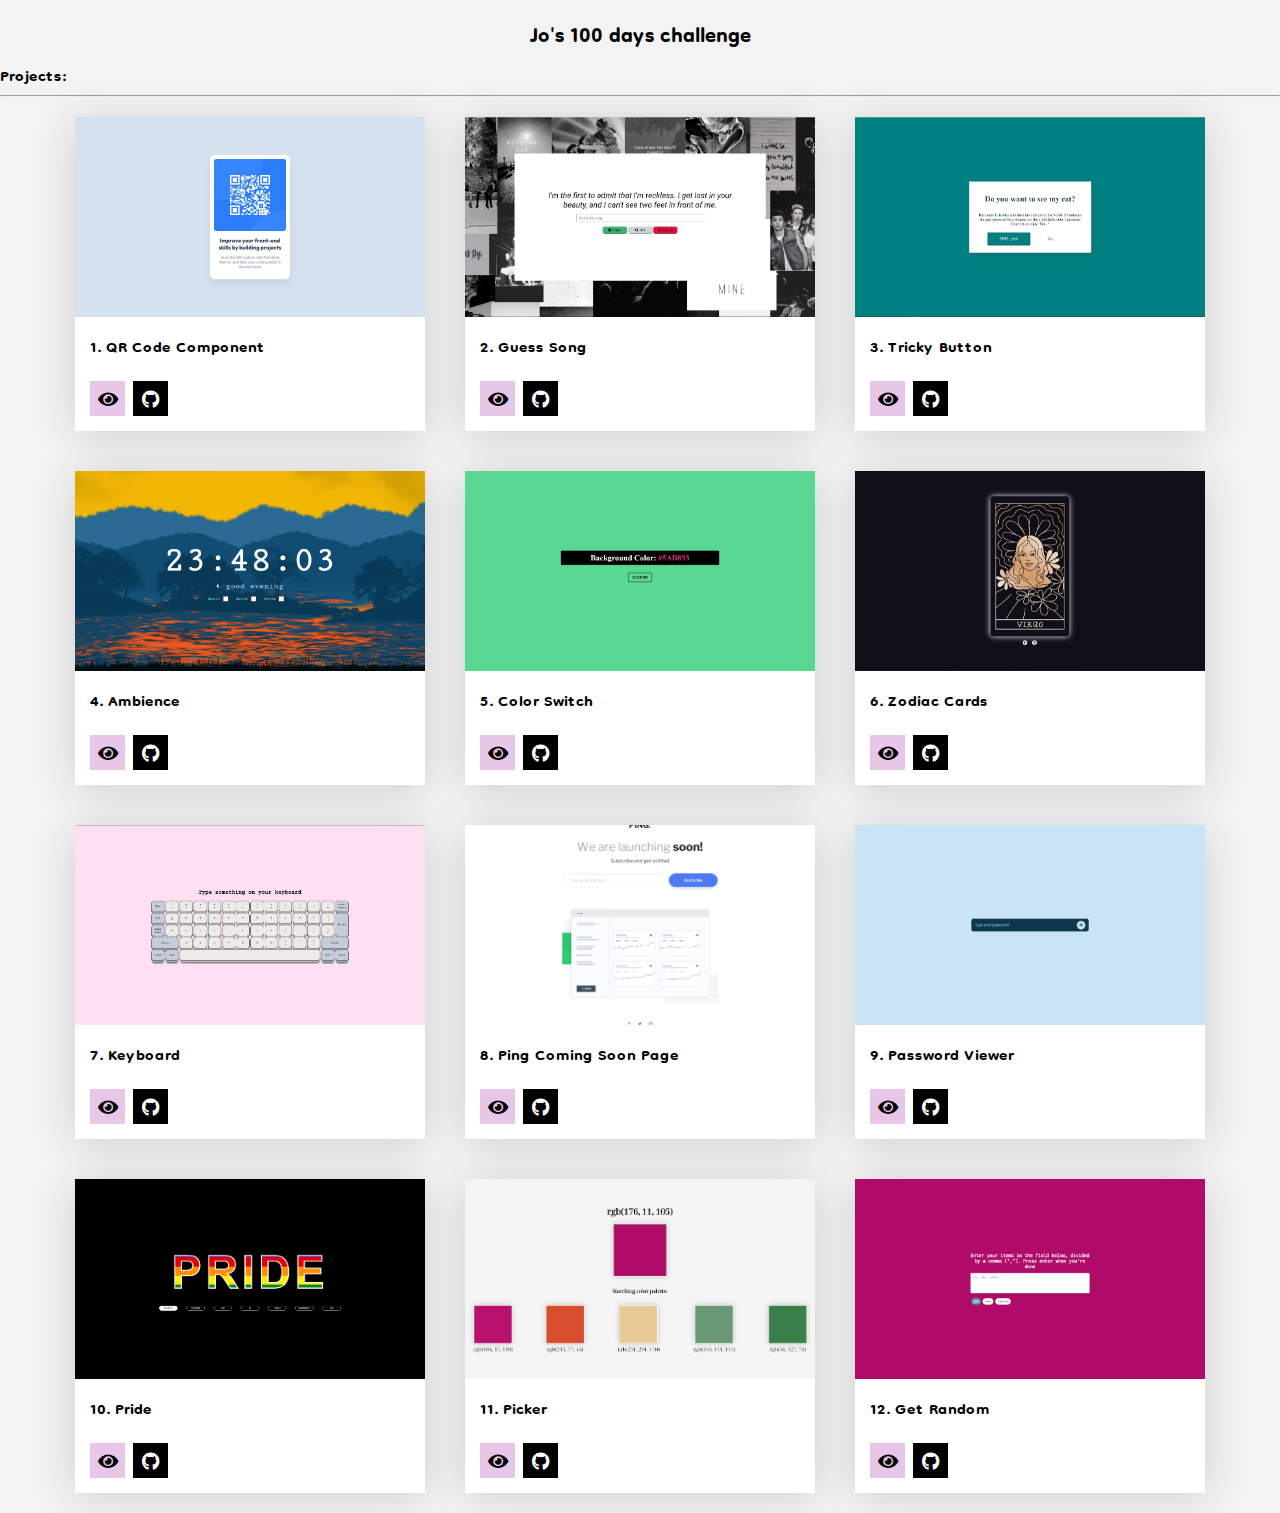
<file: index.html>
<!DOCTYPE html>
<html lang="en">
  <head>
    <meta charset="UTF-8" />
    <meta http-equiv="X-UA-Compatible" content="IE=edge" />
    <meta name="viewport" content="width=device-width, initial-scale=1.0" />
    <title>100 days challenge</title>
    <link rel="preconnect" href="https://fonts.googleapis.com" />
    <link rel="preconnect" href="https://fonts.gstatic.com" crossorigin />
    <link
      href="https://fonts.googleapis.com/css2?family=Dongle:wght@300;400;700&display=swap"
      rel="stylesheet"
    />
    <link
      rel="stylesheet"
      href="https://cdnjs.cloudflare.com/ajax/libs/font-awesome/5.12.1/css/all.min.css"
    />
    <link rel="stylesheet" href="./style.css" />
  </head>
  <body>
    <div class="container">
      <h1>Jo's 100 days challenge</h1>
      <h2>Projects:</h2>
      <hr />
      <ul id="list"></ul>
    </div>
    <!-- <footer>
      Created by
      <a target="_blank" href="https://github.com/joaskr">Joanna Skrzypczak</a>
    </footer> -->
    <script src="./app.js"></script>
  </body>
</html>
</file>
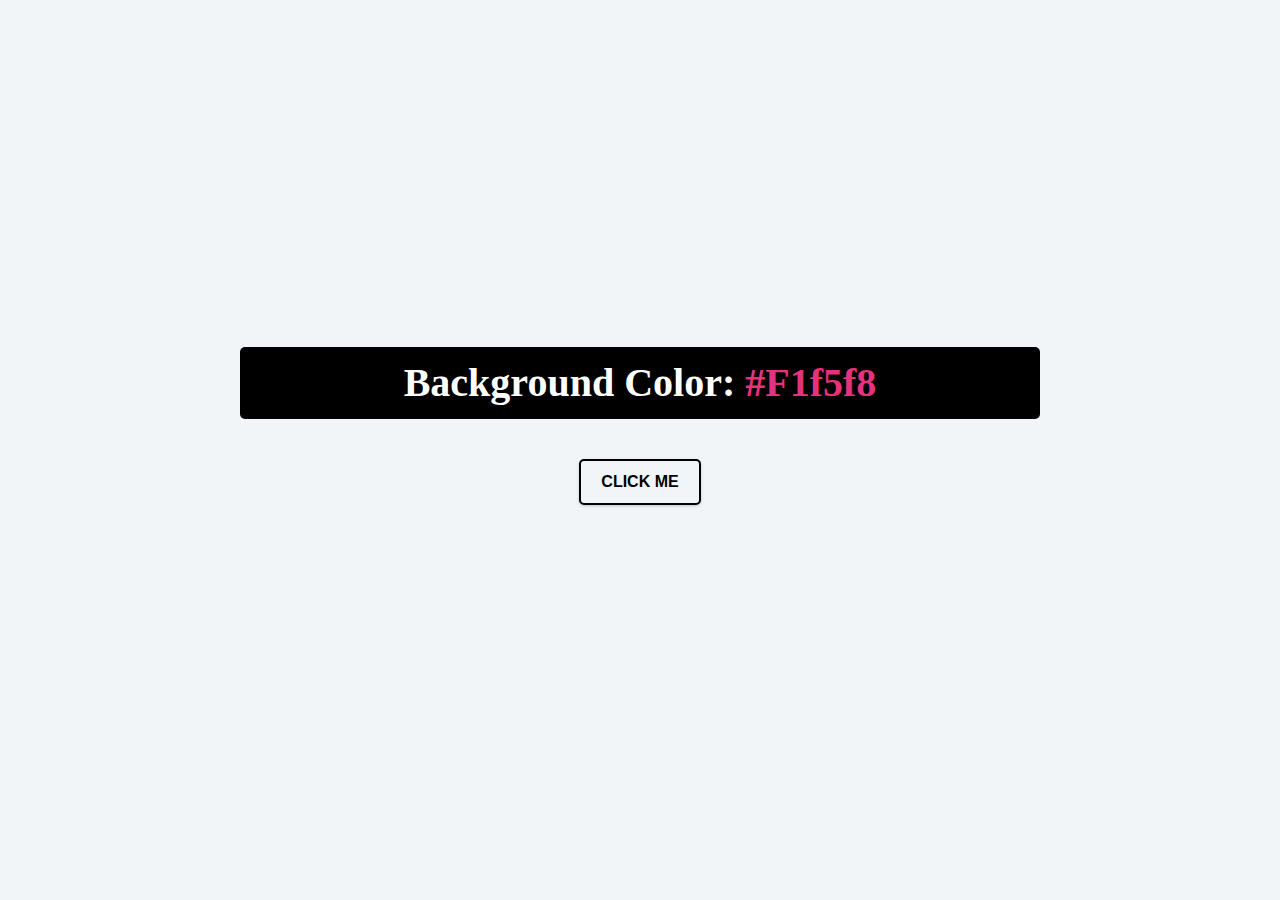
<file: Color-switch/index.html>
<!DOCTYPE html>
<html lang="en">
  <head>
    <meta charset="UTF-8" />
    <meta http-equiv="X-UA-Compatible" content="IE=edge" />
    <meta name="viewport" content="width=device-width, initial-scale=1.0" />
    <title>Color switcher</title>
    <link rel="stylesheet" href="./style.css" />
  </head>
  <body>
    <main>
      <div class="container">
        <h2>Background color: <span class="color">#f1f5f8</span></h2>
        <button class="btn btn-hero" id="btn">Click me</button>
      </div>
    </main>
    <script src="./app.js"></script>
  </body>
</html>
</file>
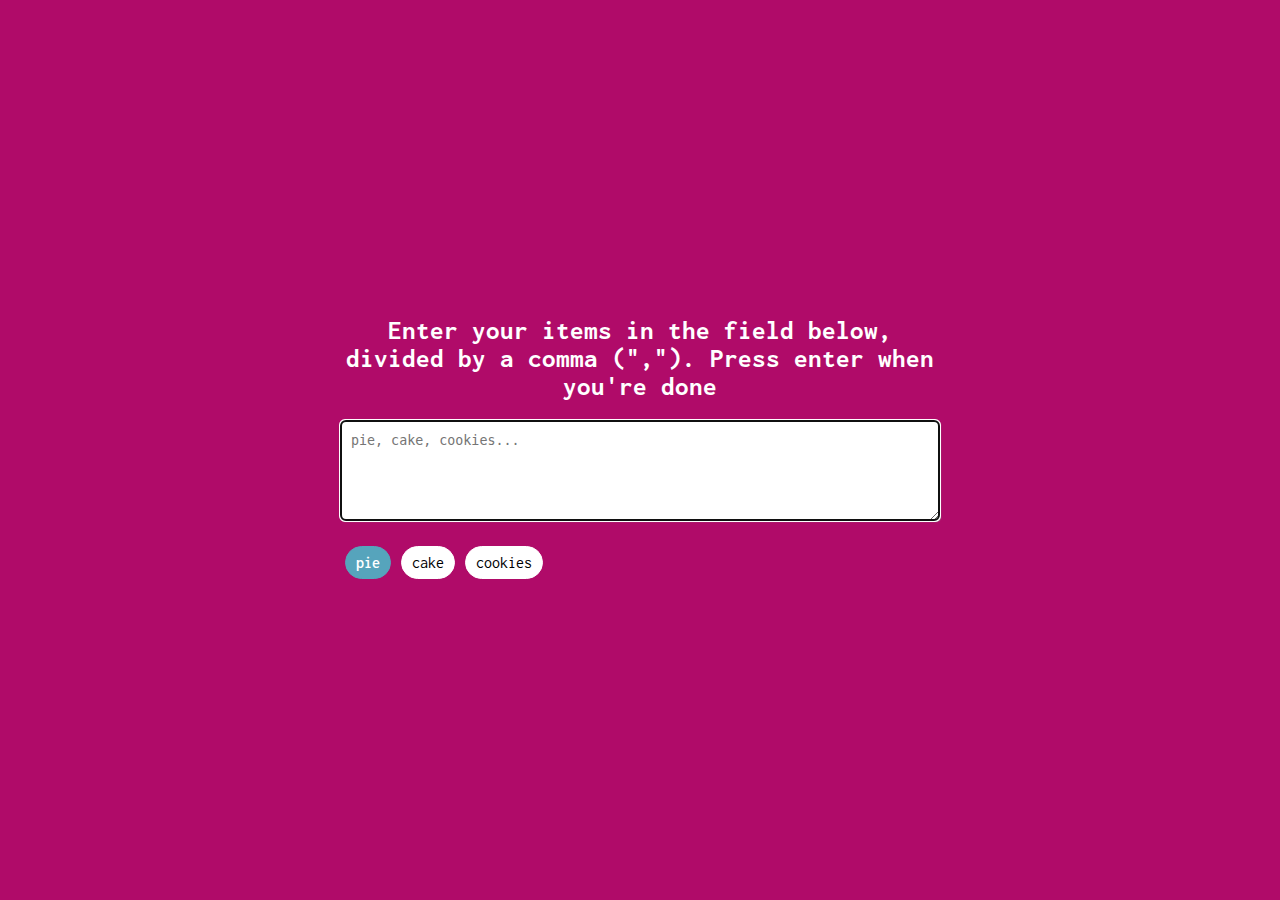
<file: Get-random/index.html>
<!DOCTYPE html>
<html lang="en">
  <head>
    <meta charset="UTF-8" />
    <meta http-equiv="X-UA-Compatible" content="IE=edge" />
    <meta name="viewport" content="width=device-width, initial-scale=1.0" />
    <title>Get random</title>
    <link rel="preconnect" href="https://fonts.googleapis.com" />
    <link rel="preconnect" href="https://fonts.gstatic.com" crossorigin />
    <link
      href="https://fonts.googleapis.com/css2?family=Inconsolata&display=swap"
      rel="stylesheet"
    />
    <link rel="stylesheet" href="./style.css" />
  </head>
  <body>
    <div class="container">
      <h1 class="header">
        Enter your items in the field below, divided by a comma (","). Press
        enter when you're done
      </h1>
      <textarea
        id="input-field"
        name="input-field"
        rows="4"
        placeholder="pie, cake, cookies..."
      ></textarea>
      <div class="tags">
        <span class="tag chosen">pie</span>
        <span class="tag">cake</span>
        <span class="tag">cookies</span>
      </div>
    </div>
    <script src="./app.js"></script>
  </body>
</html>
</file>
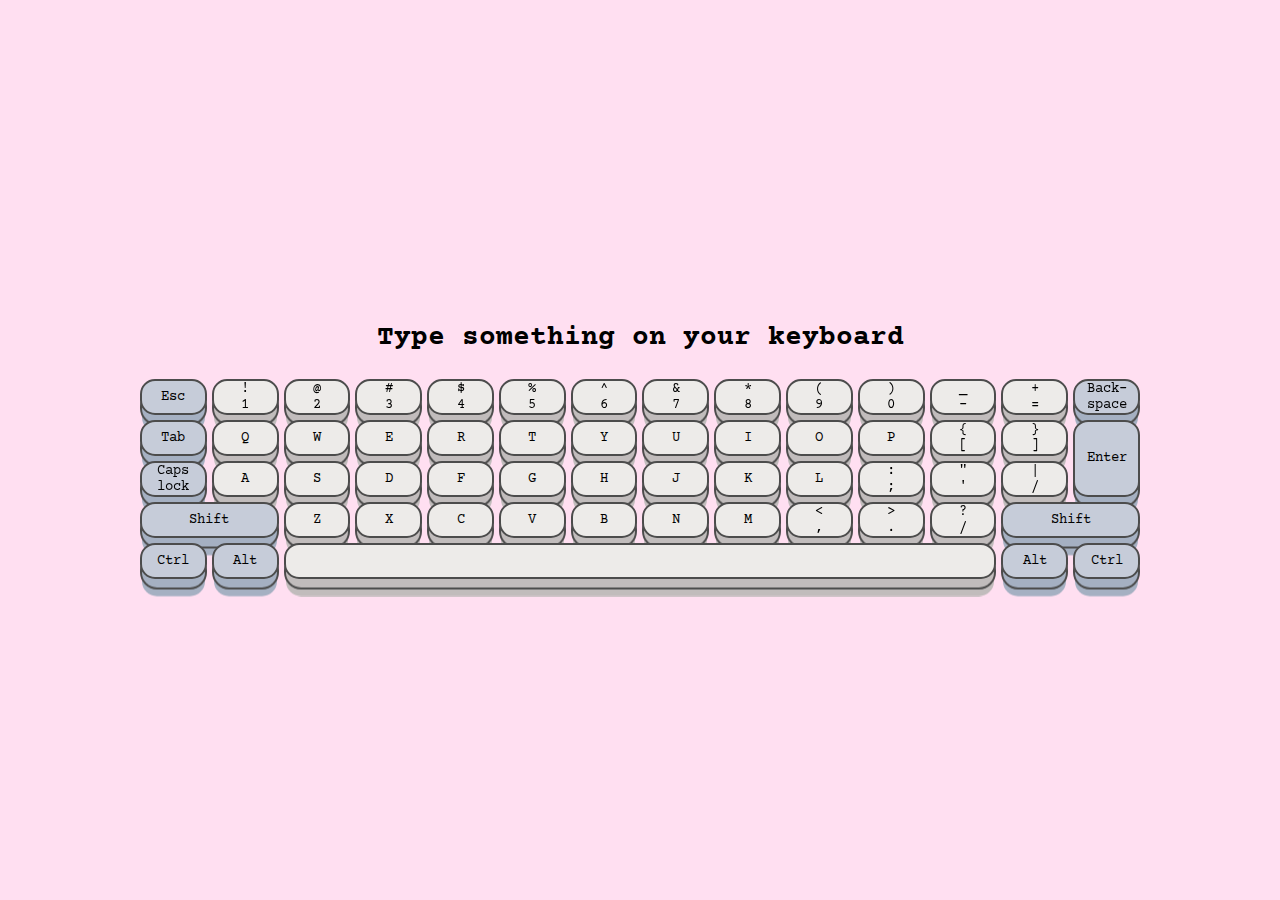
<file: Keyboard/index.html>
<!DOCTYPE html>
<html lang="en">
  <head>
    <meta charset="UTF-8" />
    <meta http-equiv="X-UA-Compatible" content="IE=edge" />
    <meta name="viewport" content="width=device-width, initial-scale=1.0" />
    <title>Keyboard</title>
    <link rel="preconnect" href="https://fonts.googleapis.com" />
    <link rel="preconnect" href="https://fonts.gstatic.com" crossorigin />
    <link
      href="https://fonts.googleapis.com/css2?family=Courier+Prime&display=swap"
      rel="stylesheet"
    />
    <link rel="stylesheet" href="./style.css" />
  </head>
  <body>
    <h1 class="header-screen">Type something on your keyboard</h1>
    <div class="header-mobile">
      <h2>Please open this project on a bigger screen</h2>
      <p>Min width: 1000px. You'll also need a keyboard</p>
    </div>
    <div class="keyboard-container">
      <div class="key div1 key-special" id="k27">Esc</div>
      <div class="key div2" id="k49">!<br />1</div>
      <div class="key div3" id="k50">@<br />2</div>
      <div class="key div4" id="k51">#<br />3</div>
      <div class="key div5" id="k52">$<br />4</div>
      <div class="key div6" id="k53">%<br />5</div>
      <div class="key div7" id="k54">^<br />6</div>
      <div class="key div8" id="k55">&<br />7</div>
      <div class="key div9" id="k56">*<br />8</div>
      <div class="key div10" id="k57">(<br />9</div>
      <div class="key div11" id="k48">)<br />0</div>
      <div class="key div12" id="k189">_<br />-</div>
      <div class="key div13" id="k187">+<br />=</div>
      <div class="key div14 key-special" id="k8">Back-<br />space</div>
      <div class="key div15 key-special" id="k9">Tab</div>
      <div class="key div16" id="k81">Q</div>
      <div class="key div17" id="k87">W</div>
      <div class="key div18" id="k69">E</div>
      <div class="key div19" id="k82">R</div>
      <div class="key div20" id="k84">T</div>
      <div class="key div21" id="k89">Y</div>
      <div class="key div22" id="k85">U</div>
      <div class="key div23" id="k73">I</div>
      <div class="key div24" id="k79">O</div>
      <div class="key div25" id="k80">P</div>
      <div class="key div26" id="k219">{<br />[</div>
      <div class="key div27" id="k221">}<br />]</div>
      <div class="key div28 key-special" id="k20">Caps<br />lock</div>
      <div class="key div29" id="k65">A</div>
      <div class="key div30" id="k83">S</div>
      <div class="key div31" id="k68">D</div>
      <div class="key div32" id="k70">F</div>
      <div class="key div33" id="k71">G</div>
      <div class="key div34" id="k72">H</div>
      <div class="key div35" id="k74">J</div>
      <div class="key div36" id="k75">K</div>
      <div class="key div37" id="k76">L</div>
      <div class="key div38" id="k186">:<br />;</div>
      <div class="key div39" id="k222">"<br />'</div>
      <div class="key div40" id="k220">|<br />/</div>
      <div class="key div41 key-special enter" id="k13">Enter</div>
      <div class="key div42 key-special" id="k16">Shift</div>
      <div class="key div43" id="k90">Z</div>
      <div class="key div44" id="k88">X</div>
      <div class="key div45" id="k67">C</div>
      <div class="key div46" id="k86">V</div>
      <div class="key div47" id="k66">B</div>
      <div class="key div48" id="k78">N</div>
      <div class="key div49" id="k77">M</div>
      <div class="key div50" id="k188"><<br />,</div>
      <div class="key div51" id="k190">><br />.</div>
      <div class="key div52" id="k191">?<br />/</div>
      <div class="key div53 key-special" id="k16">Shift</div>
      <div class="key div54 key-special" id="k17">Ctrl</div>
      <div class="key div55 key-special" id="k18">Alt</div>
      <div class="key div56" id="k32"></div>
      <div class="key div57 key-special" id="k18">Alt</div>
      <div class="key div58 key-special" id="k17">Ctrl</div>
    </div>
    <script src="./app.js"></script>
  </body>
</html>
</file>
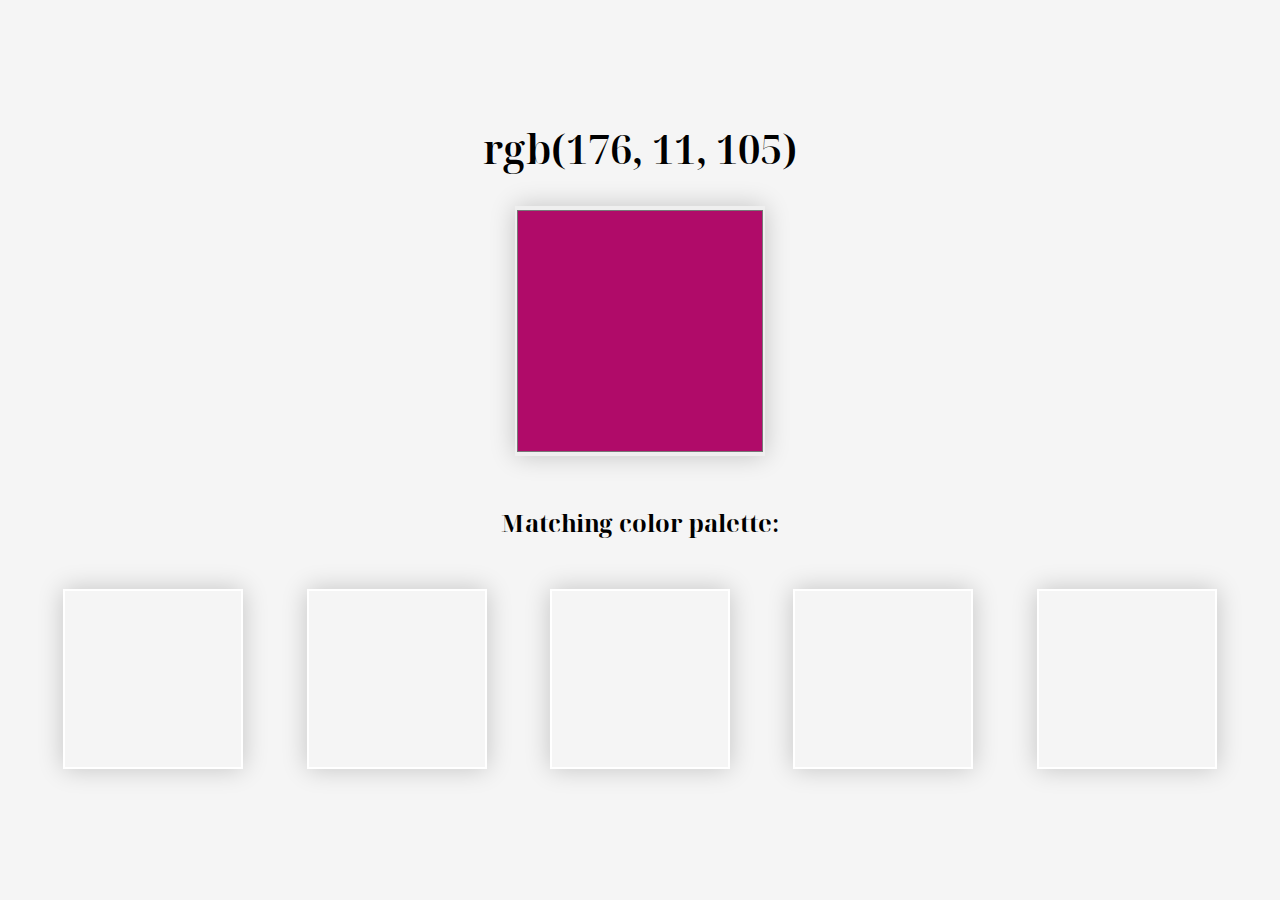
<file: Picker/index.html>
<!DOCTYPE html>
<html lang="en">
  <head>
    <meta charset="UTF-8" />
    <meta http-equiv="X-UA-Compatible" content="IE=edge" />
    <meta name="viewport" content="width=device-width, initial-scale=1.0" />
    <title>Color picker</title>
    <link rel="preconnect" href="https://fonts.googleapis.com">
<link rel="preconnect" href="https://fonts.gstatic.com" crossorigin>
<link href="https://fonts.googleapis.com/css2?family=Noto+Serif+Display&display=swap" rel="stylesheet">
    <link rel="stylesheet" href="./style.css" />
  </head>
  <body class="body">
    <div class="container">
      <label for="color-picker" id="color-header">Choose color</label>
      <input type="color" value="#b00b69" id="color-picker"></input>
    </div>
    <h2>Matching color palette:</h2>

    <div class="container-palette">
      <div class="palette-elements">
        <div class="palette-element" id="colorDiv0"></div>
        <p class="palette-text" id="colorText0"></p>
      </div>
      <div class="palette-elements">
        <div class="palette-element" id="colorDiv1"></div>
        <p class="palette-text" id="colorText1"></p>
      </div>
      <div class="palette-elements">
        <div class="palette-element" id="colorDiv2"></div>
        <p class="palette-text" id="colorText2"></p>
      </div>
      <div class="palette-elements">
        <div class="palette-element" id="colorDiv3"></div>
        <p class="palette-text" id="colorText3"></p>
      </div>
      <div class="palette-elements">
        <div class="palette-element" id="colorDiv4"></div>
        <p class="palette-text" id="colorText4"></p>
      </div>
      
    </div>
    <script src="./app.js"></script>
  </body>
</html>
</file>
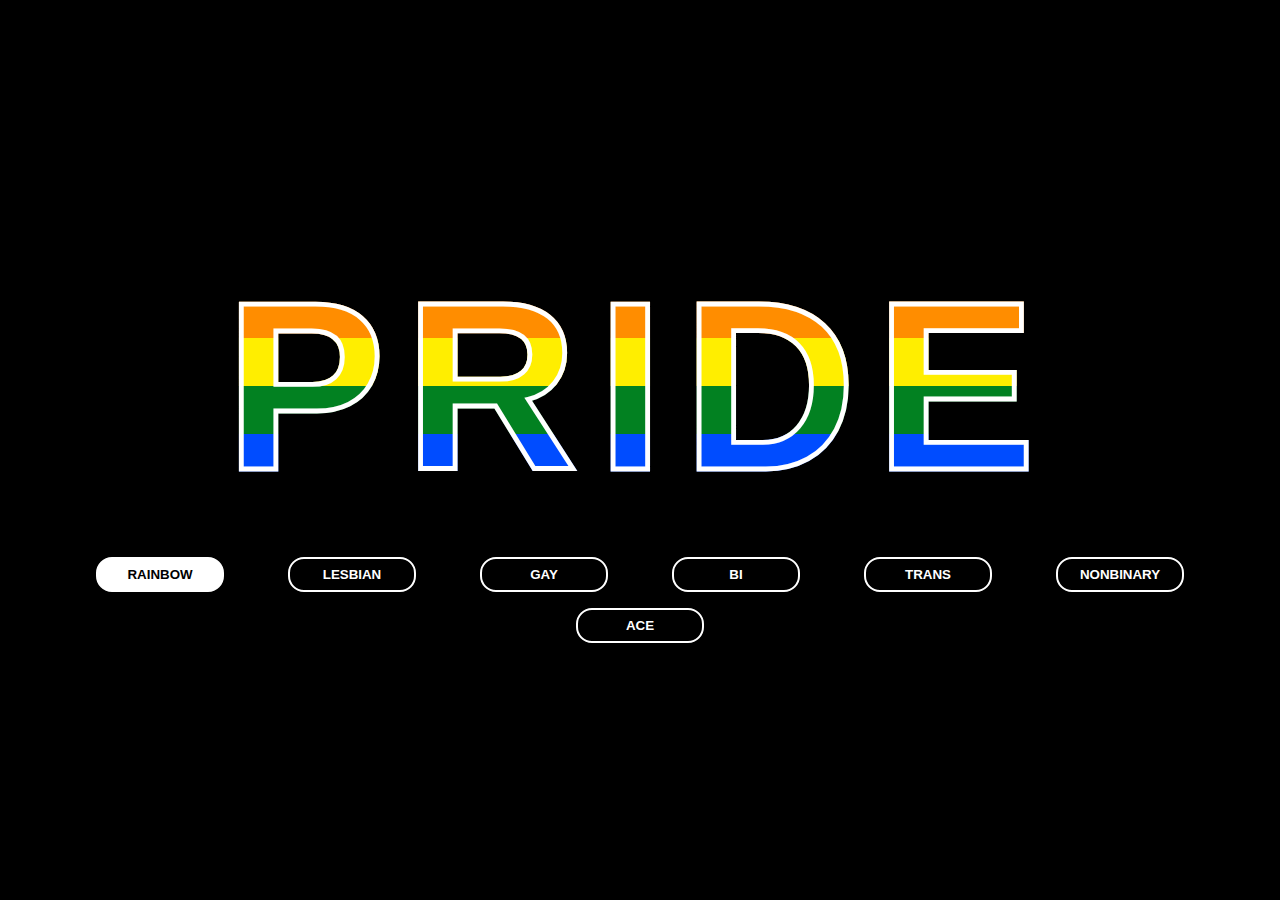
<file: Pride/index.html>
<!DOCTYPE html>
<html lang="en">
  <head>
    <meta charset="UTF-8" />
    <meta http-equiv="X-UA-Compatible" content="IE=edge" />
    <meta name="viewport" content="width=device-width, initial-scale=1.0" />
    <title>Pride</title>
    <link rel="preconnect" href="https://fonts.googleapis.com" />
    <link rel="preconnect" href="https://fonts.gstatic.com" crossorigin />
    <link rel="preconnect" href="https://fonts.googleapis.com" />
    <link rel="preconnect" href="https://fonts.gstatic.com" crossorigin />
    <link
      href="https://fonts.googleapis.com/css2?family=Noto+Serif+Display&display=swap"
      rel="stylesheet"
    />
    <link rel="stylesheet" href="./style.css" />
  </head>
  <body>
    <h1 class="rainbow" id="header">PRIDE</h1>
    <div class="buttons">
      <button class="button active">RAINBOW</button>
      <button class="button">LESBIAN</button>
      <button class="button">GAY</button>
      <button class="button">BI</button>
      <button class="button">TRANS</button>
      <button class="button">NONBINARY</button>
      <button class="button">ACE</button>
    </div>
    <script src="./app.js"></script>
  </body>
</html>
</file>
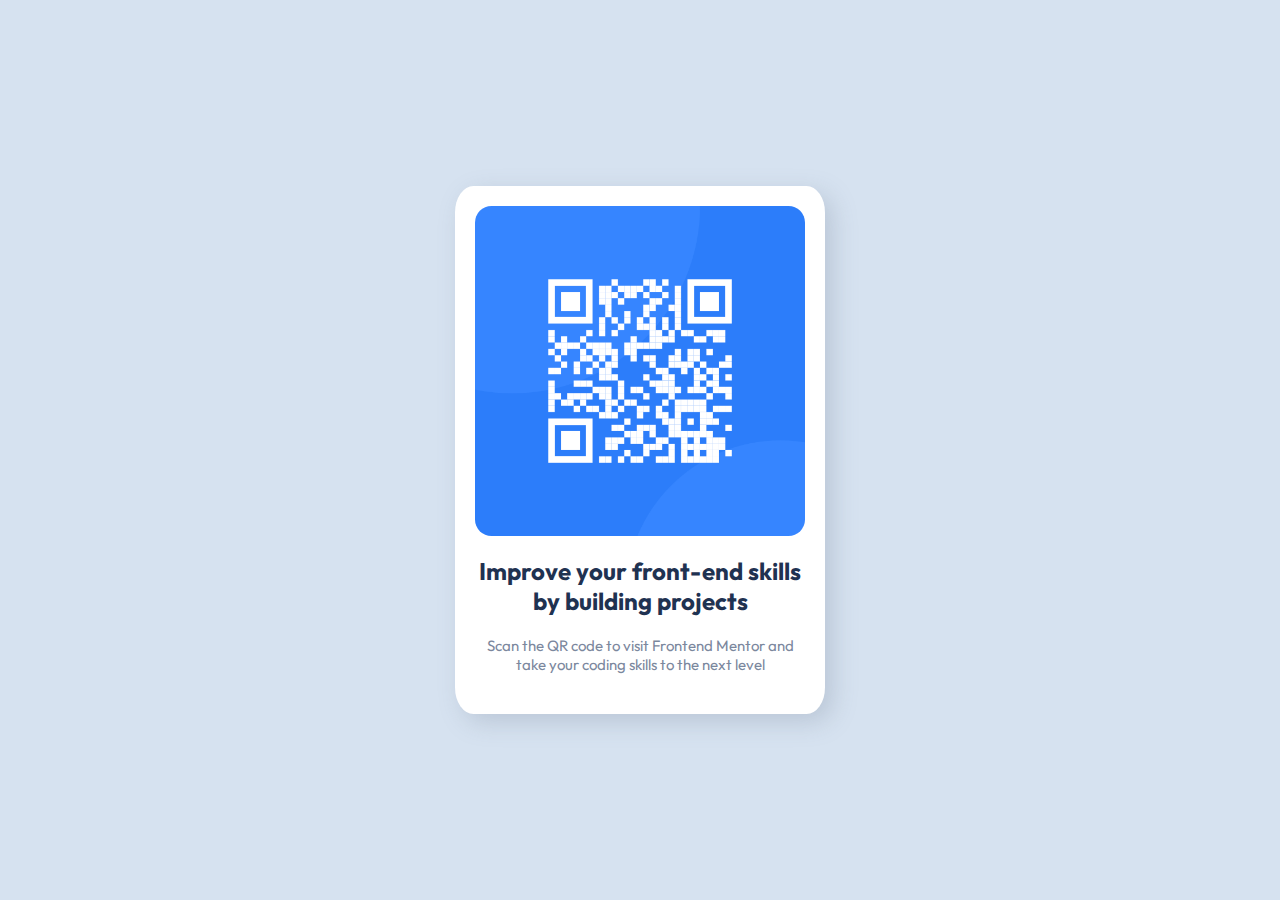
<file: QR-code-component/index.html>
<!DOCTYPE html>
<html lang="en">
  <head>
    <meta charset="UTF-8" />
    <meta name="viewport" content="width=device-width, initial-scale=1.0" />
    <!-- displays site properly based on user's device -->
    <link
      rel="icon"
      type="image/png"
      sizes="32x32"
      href="./images/favicon-32x32.png"
    />
    <link rel="preconnect" href="https://fonts.googleapis.com" />
    <link rel="preconnect" href="https://fonts.gstatic.com" crossorigin />
    <link
      href="https://fonts.googleapis.com/css2?family=Outfit:wght@400;700&display=swap"
      rel="stylesheet"
    />
    <link rel="stylesheet" href="./style.css" />
    <title>Frontend Mentor | QR code component</title>
  </head>
  <body>
    <main>
      <div class="container">
        <img
          src="./images/image-qr-code.png"
          alt="qr code to frontendmentor.io"
        />
        <h1>Improve your front-end skills by building projects</h1>
        <p>
          Scan the QR code to visit Frontend Mentor and take your coding skills
          to the next level
        </p>
      </div>
    </main>
  </body>
</html>
</file>
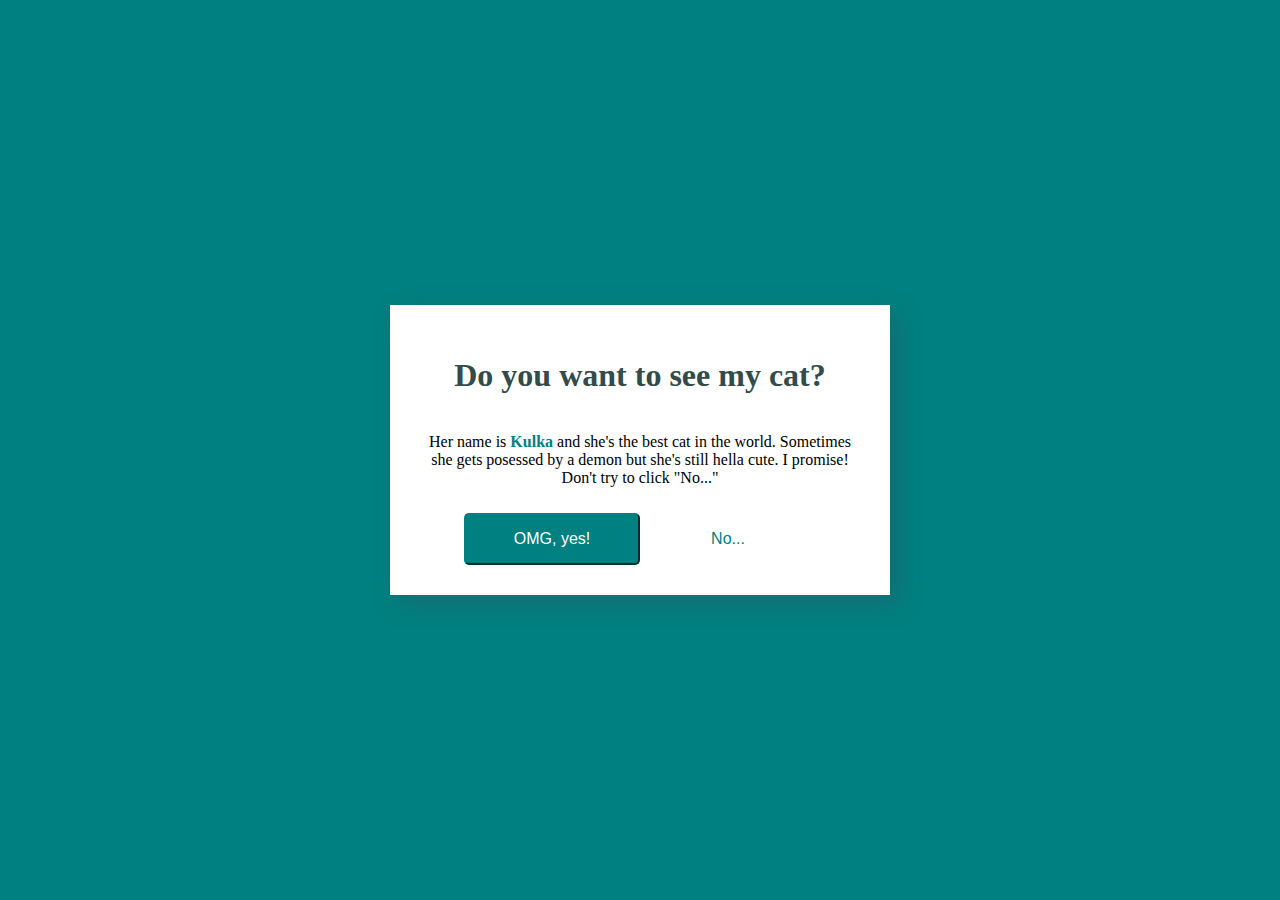
<file: Tricky-button/index.html>
<!DOCTYPE html>
<html lang="en">
  <head>
    <meta charset="UTF-8" />
    <meta http-equiv="X-UA-Compatible" content="IE=edge" />
    <meta name="viewport" content="width=device-width, initial-scale=1.0" />
    <title>Tricky question</title>
    <link rel="stylesheet" href="./style.css" />
  </head>
  <body>
    <div class="window">
      <h1>Do you want to see my cat?</h1>
      <br>
        Her name is <b>Kulka</b> and she's the best cat in the world. Sometimes she
        gets posessed by a demon but she's still hella cute. I promise! </br>
        Don't try to click "No..."
      </p>
      <div class="btn-container" id="btn-container">
        <button class="btn active" type="button">OMG, yes!</button>
        <button class="btn not-active" id="btn-tricky" type="button">
          No...
        </button>
      </div>
    </div>
    <div class="show">
      <div class="overlay"></div>
      <div class="img-show">
        <button class="close-btn">X</button>
        <img src="./kulka.jpg" />
      </div>
    </div>
    <script src="./app.js"></script>
  </body>
</html>
</file>
<file: style.css>
* {
  margin: 0;
  padding: 0;
}
body {
  font-family: "Dongle", sans-serif;
  background-color: #f3f3f3;
}
.container {
  width: 1800px;
  margin: auto;
  max-width: 100%;
}
h1 {
  text-align: center;
  margin-top: 15px;
}
h2 {
  font-size: 24px;
}
ul {
  display: flex;
  flex-wrap: wrap;
  justify-content: center;
  list-style: none;
  padding: 0;
}
ul li {
  background-color: #fff;
  box-shadow: 0px 4px 40px 0px rgba(0, 0, 0, 0.15);
  margin: 20px;
  width: 350px;
}
ul li:hover {
  box-shadow: 0px 4px 40px 0px rgba(0, 0, 0, 0.3);
}
ul li img {
  display: block;
  object-fit: cover;
  margin-bottom: 15px;
  height: 200px;
  width: 350px;
}
ul li p {
  font-weight: 700;
  padding: 0 15px;
  font-size: 24px;
  margin: 0;
}
footer {
  background-color: #dadada;
  position: fixed;
  width: 100%;
  text-align: center;
  padding: 10;
  font-size: 18px;
}
footer a {
  font-weight: 700;
  color: #dada;
}
a {
  text-decoration: none;
  color: black;
}
.links-container {
  padding: 15px;
}
.links-container a {
  display: inline-flex;
  align-items: center;
  justify-content: center;
  font-size: 18px;
  margin-right: 5px;
  height: 35px;
  width: 35px;
}
.links-container a.view {
  background: #dada;
}
.links-container a.github {
  background: #000;
  color: #fff;
}
</file>
<file: Color-switch/style.css>
*,
::after,
::before {
  margin: 0;
  padding: 0;
  box-sizing: border-box;
}
body {
  background: #f1f5f8;
  color: fff;
  line-height: 1.5;
  font-size: 0.875rem;
}
h2 {
  font-size: 2rem;
  text-transform: capitalize;
  line-height: 1.25;
  margin-bottom: 0.75rem;
}
p {
  margin-bottom: 1.25rem;
}
@media screen and (min-width: 800px) {
  h2 {
    font-size: 2.5rem;
    line-height: 1;
  }
  body {
    font-size: 1rem;
  }
}

main {
  min-height: calc(100vh - 3rem);
  display: grid;
  place-items: center;
}
.container {
  text-align: center;
  width: 80vw;
  max-width: 800px;
}
.container h2 {
  background: #000;
  color: #fff;
  padding: 1rem;
  border-radius: 5px;
  margin-bottom: 2.5rem;
}
.color {
  color: #e6327e;
}
.btn-hero {
  text-transform: uppercase;
  background: transparent;
  color: #000;
  display: inline-block;
  font-weight: 700;
  transition: all 0.3s linear;
  border: 2px solid #000;
  cursor: pointer;
  box-shadow: 0 1px 3px rgba(0, 0, 0, 0.2);
  border-radius: 5px;
  font-size: 1rem;
  padding: 0.75rem 1.25rem;
}
.btn-hero:hover {
  color: #fff;
  background: #000;
}
</file>
<file: Get-random/style.css>
* {
  margin: 0;
  padding: 0;
  box-sizing: border-box;
}
body {
  font-family: "Inconsolata", monospace;
  background-color: #b00b69;
  height: 100vh;
}
.container {
  height: 100%;
  width: 85vw;
  max-width: 600px;
  margin: auto auto;
  display: flex;
  flex-direction: column;
  align-items: center;
  justify-content: center;
  gap: 20px;
}
.header {
  font-size: 1.7rem;
  text-align: center;
  color: #fff;
}
#input-field {
  width: 100%;
  padding: 10px;
  line-height: 1.5;
  border-radius: 5px;
  border: 1px solid #ccc;
  box-shadow: 1px 1px 1px #999;
}
/* rgb(86, 188, 161) */
.tags {
  width: 100%;
  display: flex;
  align-items: center;
  flex-wrap: wrap;
}
.tag {
  margin: 5px;
  padding: 7px 10px;
  background-color: #fff;
  border: 1px solid #fff;
  border-radius: 20px;
}
.tag.chosen {
  background-color: #56a4bc;
  border: 1px solid #56a4bc;
  color: #fff;
  font-weight: 600;
}
</file>
<file: Keyboard/style.css>
:root {
  --background: #ffdff1;
  --light-front: #edebe9;
  --light-shadow: #c1bcbc;
  --border-shade: #4c4c4c;
  --dark-front: #c6ccd9;
  --dark-shadow: #a5b0c2;
}
* {
  margin: 0;
  padding: 0;
  box-sizing: border-box;
}
body {
  background-color: var(--background);
  width: 100vw;
  height: 100vh;
  display: flex;
  flex-direction: column;
  justify-content: center;
  align-items: center;
  font-family: "Courier Prime", monospace;
  font-size: 14px;
}
h1 {
  margin-bottom: 25px;
}
.keyboard-container {
  display: grid;
  grid-template-columns: repeat(14, 1fr);
  grid-template-rows: repeat(5, 1fr);
  grid-column-gap: 5px;
  grid-row-gap: 5px;
  width: 90vw;
  max-width: 1000px;
  max-height: 500px;
}
.key {
  position: relative;
  background: var(--light-front);
  display: flex;
  justify-content: center;
  align-items: center;
  text-align: center;
  cursor: pointer;
  border: 2px solid var(--border-shade);
  border-radius: 15px;
  transform-style: preserve-3d;
  transition: transform 150ms cubic-bezier(0, 0, 0.58, 1);
}
.key::before {
  position: absolute;
  content: "";
  width: 100%;
  height: 100%;
  top: 0;
  left: 0;
  right: 0;
  bottom: 0;
  background: var(--light-shadow);
  border-radius: inherit;
  box-shadow: 0 0 0 2px var(--border-shade), 0 0.625em 0 0 var(--light-shadow);
  transform: translate3d(0, 0.75em, -1em);
  transition: transform 150ms cubic-bezier(0, 0, 0.58, 1),
    box-shadow 150ms cubic-bezier(0, 0, 0.58, 1);
}
.key-special {
  background: var(--dark-front);
}
.key-special::before {
  background: var(--dark-shadow);
  box-shadow: 0 0 0 2px var(--border-shade), 0 0.625em 0 0 var(--dark-shadow);
}
.pressed-light {
  transform: translate(0, 0.25em);
}
.pressed-special {
  transform: translate(0, 0.25em);
}
.header-mobile {
  display: none;
}
@media (max-width: 1000px) {
  .keyboard-container {
    display: none;
  }
  .header-screen {
    display: none;
  }
  .header-mobile {
    display: block;
    width: 80vw;
    text-align: center;
  }
  .header-mobile h2 {
    margin-bottom: 10px;
  }
}

/* Grid config */
.div1 {
  grid-area: 1 / 1 / 2 / 2;
}
.div2 {
  grid-area: 1 / 2 / 2 / 3;
}
.div3 {
  grid-area: 1 / 3 / 2 / 4;
}
.div4 {
  grid-area: 1 / 4 / 2 / 5;
}
.div5 {
  grid-area: 1 / 5 / 2 / 6;
}
.div6 {
  grid-area: 1 / 6 / 2 / 7;
}
.div7 {
  grid-area: 1 / 7 / 2 / 8;
}
.div8 {
  grid-area: 1 / 8 / 2 / 9;
}
.div9 {
  grid-area: 1 / 9 / 2 / 10;
}
.div10 {
  grid-area: 1 / 10 / 2 / 11;
}
.div11 {
  grid-area: 1 / 11 / 2 / 12;
}
.div12 {
  grid-area: 1 / 12 / 2 / 13;
}
.div13 {
  grid-area: 1 / 13 / 2 / 14;
}
.div14 {
  grid-area: 1 / 14 / 2 / 15;
}
.div15 {
  grid-area: 2 / 1 / 3 / 2;
}
.div16 {
  grid-area: 2 / 2 / 3 / 3;
}
.div17 {
  grid-area: 2 / 3 / 3 / 4;
}
.div18 {
  grid-area: 2 / 4 / 3 / 5;
}
.div19 {
  grid-area: 2 / 5 / 3 / 6;
}
.div20 {
  grid-area: 2 / 6 / 3 / 7;
}
.div21 {
  grid-area: 2 / 7 / 3 / 8;
}
.div22 {
  grid-area: 2 / 8 / 3 / 9;
}
.div23 {
  grid-area: 2 / 9 / 3 / 10;
}
.div24 {
  grid-area: 2 / 10 / 3 / 11;
}
.div25 {
  grid-area: 2 / 11 / 3 / 12;
}
.div26 {
  grid-area: 2 / 12 / 3 / 13;
}
.div27 {
  grid-area: 2 / 13 / 3 / 14;
}
.div28 {
  grid-area: 3 / 1 / 4 / 2;
}
.div29 {
  grid-area: 3 / 2 / 4 / 3;
}
.div30 {
  grid-area: 3 / 3 / 4 / 4;
}
.div31 {
  grid-area: 3 / 4 / 4 / 5;
}
.div32 {
  grid-area: 3 / 5 / 4 / 6;
}
.div33 {
  grid-area: 3 / 6 / 4 / 7;
}
.div34 {
  grid-area: 3 / 7 / 4 / 8;
}
.div35 {
  grid-area: 3 / 8 / 4 / 9;
}
.div36 {
  grid-area: 3 / 9 / 4 / 10;
}
.div37 {
  grid-area: 3 / 10 / 4 / 11;
}
.div38 {
  grid-area: 3 / 11 / 4 / 12;
}
.div39 {
  grid-area: 3 / 12 / 4 / 13;
}
.div40 {
  grid-area: 3 / 13 / 4 / 14;
}
.div41 {
  grid-area: 2 / 14 / 4 / 15;
}
.div42 {
  grid-area: 4 / 1 / 5 / 3;
}
.div43 {
  grid-area: 4 / 3 / 5 / 4;
}
.div44 {
  grid-area: 4 / 4 / 5 / 5;
}
.div45 {
  grid-area: 4 / 5 / 5 / 6;
}
.div46 {
  grid-area: 4 / 6 / 5 / 7;
}
.div47 {
  grid-area: 4 / 7 / 5 / 8;
}
.div48 {
  grid-area: 4 / 8 / 5 / 9;
}
.div49 {
  grid-area: 4 / 9 / 5 / 10;
}
.div50 {
  grid-area: 4 / 10 / 5 / 11;
}
.div51 {
  grid-area: 4 / 11 / 5 / 12;
}
.div52 {
  grid-area: 4 / 12 / 5 / 13;
}
.div53 {
  grid-area: 4 / 13 / 5 / 15;
}
.div54 {
  grid-area: 5 / 1 / 6 / 2;
}
.div55 {
  grid-area: 5 / 2 / 6 / 3;
}
.div56 {
  grid-area: 5 / 3 / 6 / 13;
}
.div57 {
  grid-area: 5 / 13 / 6 / 14;
}
.div58 {
  grid-area: 5 / 14 / 6 / 15;
}
</file>
<file: Picker/style.css>
* {
  margin: 0;
  padding: 0;
  box-sizing: border-box;
}
body {
  min-height: 100vh;
  display: flex;
  justify-content: center;
  flex-direction: column;
  gap: 50px;
  background: whitesmoke;
  align-items: center;
  font-family: "Noto Serif Display", serif;
}
.container {
  margin-top: 15px;
  display: flex;
  flex-direction: column;
  align-items: center;
  gap: 30px;
}
label {
  font-size: 2.5rem;
  font-weight: 600;
}
#color-picker {
  -webkit-appearance: none;
  -moz-appearance: none;
  appearance: none;
  width: 250px;
  height: 250px;
  border: none;
  cursor: pointer;
  -webkit-box-shadow: 0px 0px 24px 0px rgba(0, 0, 0, 0.2);
  -moz-box-shadow: 0px 0px 24px 0px rgba(0, 0, 0, 0.2);
  box-shadow: 0px 0px 24px 0px rgba(0, 0, 0, 0.2);
}
#color-picker::moz-color-swatch {
  border-radius: 30px;
  border: none;
}
.container-palette {
  width: 100vw;
  display: flex;
  justify-content: space-evenly;
  align-items: center;
  flex-wrap: wrap;
}
.palette-elements {
  display: flex;
  align-items: center;
  justify-content: center;
  flex-direction: column;
  margin-bottom: 15px;
}
.palette-element {
  border: 2px solid #fff;
  width: 180px;
  height: 180px;
  -webkit-box-shadow: 0px 0px 24px 0px rgba(0, 0, 0, 0.2);
  -moz-box-shadow: 0px 0px 24px 0px rgba(0, 0, 0, 0.2);
  box-shadow: 0px 0px 24px 0px rgba(0, 0, 0, 0.2);
  display: flex;
  justify-content: center;
  align-items: center;
  margin-bottom: 10px;
}
.palette-text {
  text-align: center;
  font-size: 1.5rem;
  text-align: center;
}
@media only screen and (max-width: 600px) {
  .container-palette {
    flex-direction: column;
  }
}
</file>
<file: Pride/style.css>
* {
  padding: 0;
  margin: 0;
  box-sizing: border-box;
}
body {
  background-color: #000;
  width: 100vw;
  height: 100vh;
  display: flex;
  flex-direction: column;
  align-items: center;
  justify-content: center;
}
h1 {
  font-family: "Poppins", sans-serif;
  font-size: 20rem;
  letter-spacing: 0.08em;
  -webkit-text-stroke: 0.02em #fff;
  -webkit-background-clip: text;
  background-clip: text;
  color: transparent;
  animation: animateBg 45s linear infinite;
  line-height: 1.2em;
}
@keyframes animateBg {
  100% {
    background-position: 0 -10em;
  }
}
.buttons {
  width: 100vw;
  margin-top: 3vh;
  display: flex;
  justify-content: center;
  flex-wrap: wrap;
  align-items: center;
}
.button {
  margin-left: 2rem;
  margin-right: 2rem;
  margin-bottom: 1rem;
  min-width: 5rem;
  width: 8rem;
  padding: 0.5rem 1rem;
  border: none;
  background: #000;
  color: #fff;
  border-radius: 1rem;
  border: 2px solid #fff;
  font-weight: bold;
  cursor: pointer;
}
.active {
  background: #fff;
  color: #000;
}
.rainbow {
  background-image: linear-gradient(
    #e50000 16.7%,
    #ff8d00 16.7%,
    #ff8d00 33.4%,
    #ffee00 33.4%,
    #ffee00 50.1%,
    #028121 50.1%,
    #028121 66.8%,
    #004cff 66.8%,
    #004cff 83.5%,
    #770088 83.5%
  );
}
.trans {
  background-image: linear-gradient(
    #5bcffb 20%,
    #f5abb9 20%,
    #f5abb9 40%,
    #fff 40%,
    #fff 60%,
    #f5abb9 60%,
    #f5abb9 80%,
    #5bcffb 80%
  );
}
.bi {
  background-image: linear-gradient(
    #d60270 20%,
    #d60270 20%,
    #d60270 40%,
    #9b4f96 40%,
    #9b4f96 60%,
    #0038a8 60%,
    #0038a8 80%,
    #0038a8 80%
  );
}
.pan {
  background-image: linear-gradient(
    #ff1c8d 33.3%,
    #ffd700 33.3%,
    #ffd700 66.7%,
    #1ab3ff 66.7%,
    #1ab3ff 99.9%
  );
}
.nonbinary {
  background-image: linear-gradient(
    #fcf431 25%,
    #fcfcfc 25%,
    #fcfcfc 50%,
    #9d59d2 50%,
    #9d59d2 75%,
    #282828 75%
  );
}
.lesbian {
  background-image: linear-gradient(
    #d62800 20%,
    #ff9b56 20%,
    #ff9b56 40%,
    #fff 40%,
    #fff 60%,
    #d462a6 60%,
    #d462a6 80%,
    #a40062 80%
  );
}
.ace {
  background-image: linear-gradient(
    #000000 25%,
    #a4a4a4 25%,
    #a4a4a4 50%,
    #ffffff 50%,
    #ffffff 75%,
    #810081 75%
  );
}
.gay {
  background-image: linear-gradient(
    #078d70 14.3%,
    #26ceaa 14.3%,
    #26ceaa 28.6%,
    #98e8c1 28.6%,
    #98e8c1 43.2%,
    #ffffff 43.2%,
    #ffffff 57.5%,
    #7bade2 57.5%,
    #7bade2 71.8%,
    #5049cc 71.8%,
    #5049cc 86.1%,
    #3d1a78 86.1%
  );
}
@media only screen and (max-width: 1300px) {
  h1 {
    font-size: 15rem;
  }
}
@media only screen and (max-width: 1000px) {
  h1 {
    font-size: 13rem;
  }
}
@media only screen and (max-width: 800px) {
  h1 {
    font-size: 10rem;
  }
}
@media only screen and (max-width: 600px) {
  h1 {
    font-size: 7rem;
  }
}
@media only screen and (max-width: 400px) {
  h1 {
    font-size: 6rem;
  }
}
</file>
<file: QR-code-component/style.css>
* {
  margin: 0;
  padding: 0;
}
body {
  width: 100vw;
  height: 100vh;
  font-family: "Outfit", sans-serif;
  font-size: 15px;
  background-color: hsl(212, 45%, 89%);
  display: flex;
  justify-content: center;
  align-items: center;
}
.container {
  width: 80vw;
  max-width: 330px;
  background-color: #fff;
  padding: 20px;
  border-radius: 5%;
  display: flex;
  flex-direction: column;
  justify-content: space-between;
  align-items: center;
  text-align: center;
  -webkit-box-shadow: 8px 8px 24px 0px hsla(220, 15%, 55%, 0.3);
  -moz-box-shadow: 8px 8px 24px 0px hsla(220, 15%, 55%, 0.3);
  box-shadow: 8px 8px 24px 0px hsla(220, 15%, 55%, 0.3);
}
.container > * {
  margin-bottom: 20px;
}
.container img {
  width: 100%;
  display: block;
  object-fit: cover;
  border-radius: 5%;
}
.container h1 {
  font-size: 1.5rem;
  color: hsl(218, 44%, 22%);
}
.container p {
  color: hsl(220, 15%, 55%);
}
</file>
<file: Tricky-button/style.css>
* {
  box-sizing: border-box;
}
body {
  background-color: #008080;
  height: 100vh;
  display: flex;
  justify-content: center;
  align-items: center;
  margin: 0;
}
.window {
  background: #fff;
  max-width: 500px;
  -webkit-box-shadow: 8px 8px 24px 0px rgba(66, 68, 90, 0.33);
  -moz-box-shadow: 8px 8px 24px 0px rgba(66, 68, 90, 0.33);
  box-shadow: 8px 8px 24px 0px rgba(66, 68, 90, 0.33);
  text-align: center;
  padding: 30px;
}
.window h1 {
  color: #324b4b;
}
.window p {
  color: #324b4b;
}
b {
  color: #008080;
}
.btn-container {
  display: flex;
  align-items: center;
  justify-content: center;
  width: 100%;
}
.btn {
  border-color: #008080;
  padding: 15px 25px;
  border-radius: 5px;
  font-size: 16px;
  background: #008080;
  color: #fff;
  cursor: pointer;
  margin-top: 10px;
  width: 40%;
}
.not-active {
  border: none;
  background: #fff;
  color: #008080;
}
.show {
  z-index: 999;
  display: none;
}
.show .overlay {
  width: 100%;
  height: 100%;
  background: rgba(0, 0, 0, 0.2);
  position: absolute;
  top: 0;
  left: 0;
}
.show .img-show {
  width: 600px;
  height: 800px;
  background: #fff;
  position: absolute;
  top: 50%;
  left: 50%;
  transform: translate(-50%, -50%);
  overflow: hidden;
}
.close-btn {
  position: absolute;
  top: 10px;
  right: 10px;
  z-index: 99;
  cursor: pointer;
  background: #fff;
  border: #fff;
  padding: 5px;
}
.img-show img {
  width: 100%;
  height: 100%;
  position: absolute;
  top: 0;
  left: 0;
}
</file>
